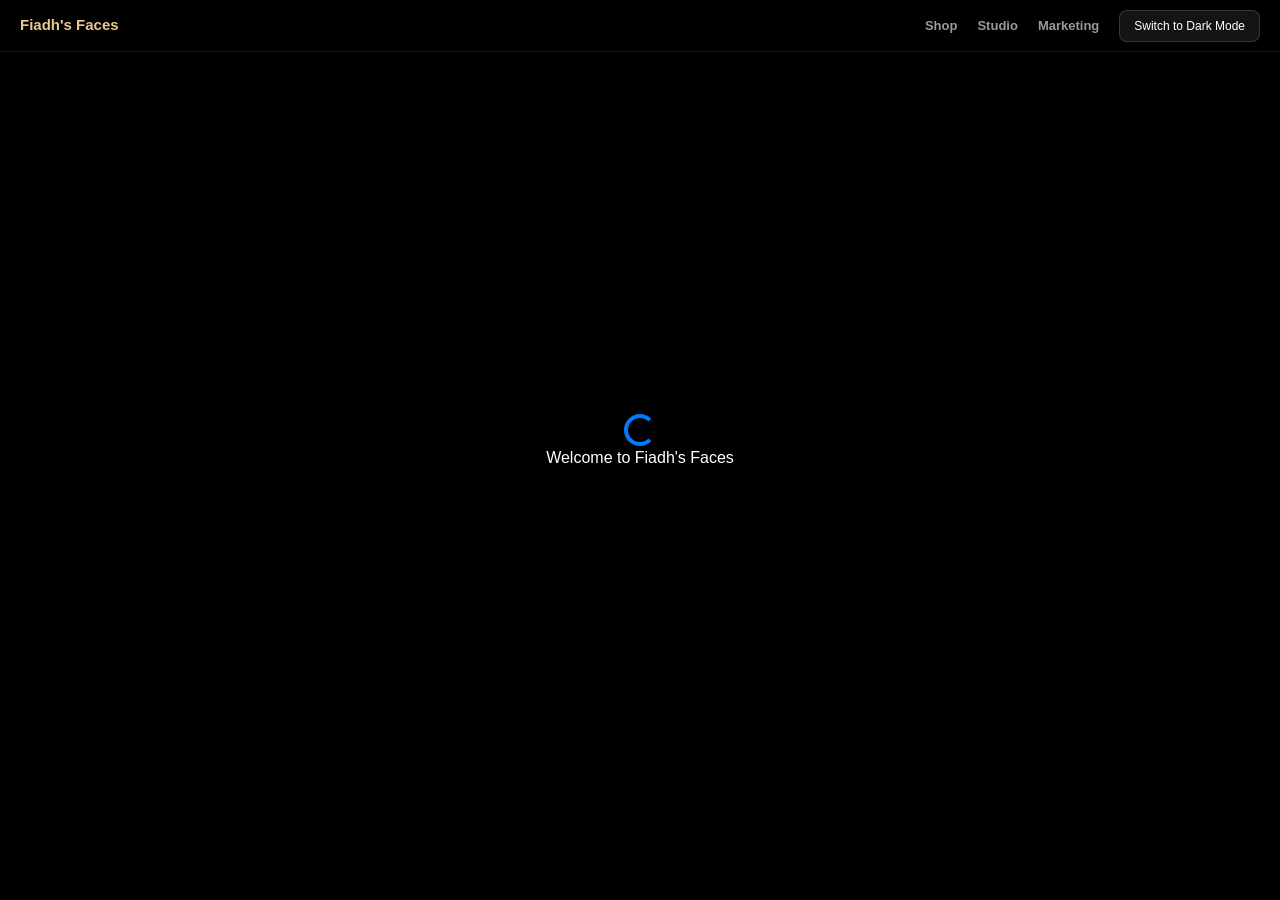
<file: index.html>
<!DOCTYPE html>
<html lang="en">
<head>
    <meta charset="UTF-8">
    <title>Fiadh's Faces</title>
    <meta name="viewport" content="width=device-width, initial-scale=1">

    <!-- Bootstrap CSS -->
    <link 
        rel="stylesheet" 
        href="https://stackpath.bootstrapcdn.com/bootstrap/4.5.2/css/bootstrap.min.css"
    >
    <!-- Custom CSS -->
    <link rel="stylesheet" href="css/fiastyles.css">
</head>
<body>

<!-- Loading Screen -->
<div id="loading-screen">
    <div class="spinner-border text-primary" role="status">
        <span class="sr-only">Loading...</span>
    </div>
    <p>Welcome to Fiadh's Faces</p>
</div>

<!-- Nav -->
<nav style="position:fixed;top:0;left:0;right:0;z-index:10001;display:flex;align-items:center;padding:0 20px;height:52px;background:rgba(0,0,0,0.75);backdrop-filter:blur(12px);border-bottom:1px solid rgba(255,255,255,0.08);gap:20px;">
  <span style="font-size:15px;font-weight:700;color:#e8c98e;margin-right:auto;">Fiadh's Faces</span>
  <a href="shop/" style="color:rgba(255,255,255,0.6);text-decoration:none;font-size:13px;font-weight:600;" onmouseover="this.style.color='#fff'" onmouseout="this.style.color='rgba(255,255,255,0.6)'">Shop</a>
  <a href="studio/" style="color:rgba(255,255,255,0.6);text-decoration:none;font-size:13px;font-weight:600;" onmouseover="this.style.color='#fff'" onmouseout="this.style.color='rgba(255,255,255,0.6)'">Studio</a>
  <a href="marketing/" style="color:rgba(255,255,255,0.6);text-decoration:none;font-size:13px;font-weight:600;" onmouseover="this.style.color='#fff'" onmouseout="this.style.color='rgba(255,255,255,0.6)'">Marketing</a>
  <button id="toggle-mode" class="btn" style="background:rgba(255,255,255,0.08);border:1px solid rgba(255,255,255,0.15);color:#fff;border-radius:8px;padding:6px 14px;font-size:12px;cursor:pointer;">Toggle mode</button>
</nav>

<!-- Image Gallery -->
<div id="gallery">
    <!-- Rows will be dynamically added here -->
</div>

<!-- Easter Egg (Hidden) -->
<div id="easter-egg" style="display: none;">
    <p>Fiadh was born on October 21st at 15:37, weighing 2.920kg.</p>
</div>

<!-- Bootstrap JS and dependencies -->
<script 
    src="https://code.jquery.com/jquery-3.5.1.min.js"
></script>
<script 
    src="https://cdn.jsdelivr.net/npm/popper.js@1.16.1/dist/umd/popper.min.js"
></script>
<script 
    src="https://stackpath.bootstrapcdn.com/bootstrap/4.5.2/js/bootstrap.min.js"
></script>
<!-- Custom JS -->
<script src="js/fiascripts.js"></script>
</body>
</html>
</file>
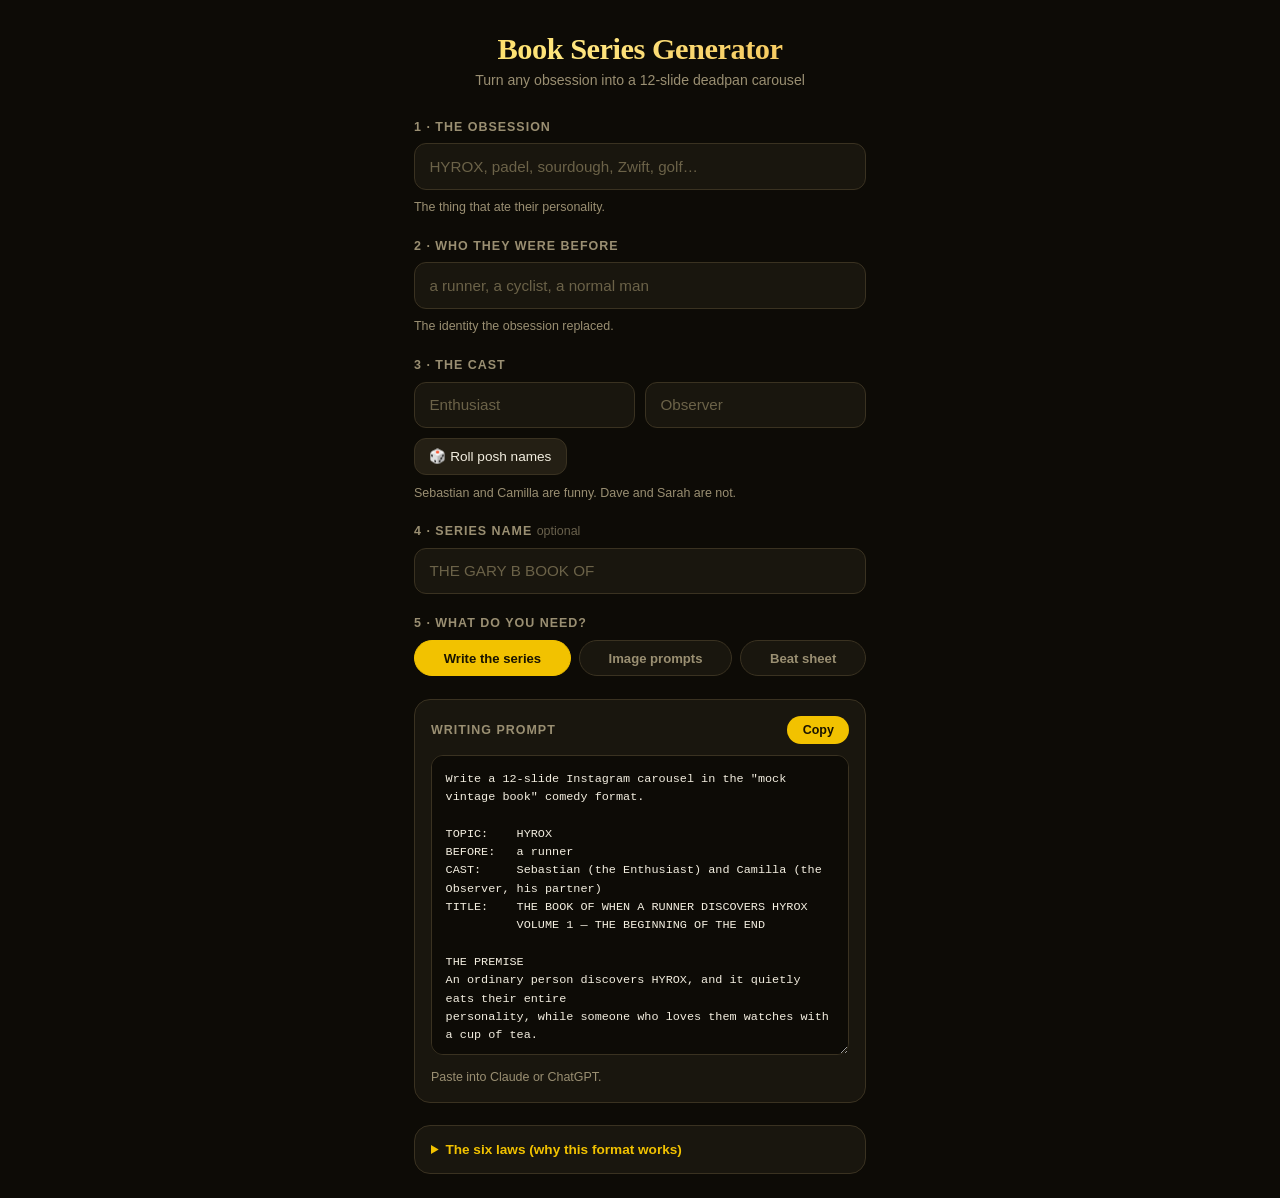
<file: bookgen/index.html>
<!DOCTYPE html>
<html lang="en">
<head>
  <meta charset="UTF-8">
  <meta name="viewport" content="width=device-width, initial-scale=1, viewport-fit=cover">
  <title>Book Series Generator</title>
  <link rel="stylesheet" href="style.css">
</head>
<body>

  <header>
    <h1>Book Series Generator</h1>
    <p>Turn any obsession into a 12-slide deadpan carousel</p>
  </header>

  <main>

    <section class="step">
      <label class="step-label">1 · The obsession</label>
      <input type="text" id="topic" class="field full" placeholder="HYROX, padel, sourdough, Zwift, golf…">
      <p class="hint">The thing that ate their personality.</p>
    </section>

    <section class="step">
      <label class="step-label">2 · Who they were before</label>
      <input type="text" id="before" class="field full" placeholder="a runner, a cyclist, a normal man">
      <p class="hint">The identity the obsession replaced.</p>
    </section>

    <section class="step">
      <label class="step-label">3 · The cast</label>
      <div class="fields">
        <input type="text" id="hero"  class="field half" placeholder="Enthusiast">
        <input type="text" id="foil"  class="field half" placeholder="Observer">
      </div>
      <button class="ghost" id="roll">🎲 Roll posh names</button>
      <p class="hint">Sebastian and Camilla are funny. Dave and Sarah are not.</p>
    </section>

    <section class="step">
      <label class="step-label">4 · Series name <span class="optional">optional</span></label>
      <input type="text" id="series" class="field full" placeholder="THE GARY B BOOK OF">
    </section>

    <section class="step">
      <label class="step-label">5 · What do you need?</label>
      <div class="vibes">
        <button class="vibe active" data-mode="write">Write the series</button>
        <button class="vibe"        data-mode="images">Image prompts</button>
        <button class="vibe"        data-mode="beats">Beat sheet</button>
      </div>
    </section>

    <section class="output">
      <div class="out-head">
        <span class="out-title" id="out-title">Your prompt</span>
        <button class="copy" id="copy">Copy</button>
      </div>
      <textarea id="out" readonly spellcheck="false"></textarea>
      <p class="hint" id="out-hint">Paste into Claude or ChatGPT.</p>
    </section>

    <details class="laws">
      <summary>The six laws (why this format works)</summary>
      <ol>
        <li><strong>Deadpan, present tense, third person.</strong> No exclamation marks. The narrator finds nothing unusual here.</li>
        <li><strong>Specific numbers beat vague ones.</strong> Six headbands, not several. Eleven minutes, not barely any. Nothing lands on ten.</li>
        <li><strong>The Observer never escalates.</strong> Her weapon is the mundane alternative — the thing he could do at home for free.</li>
        <li><strong>The jargon must be real.</strong> Insiders laugh because it's accurate, outsiders because it's gibberish. Same line, both audiences.</li>
        <li><strong>One sincere beat near the end.</strong> Chapter 9: "Camilla has never seen him so happy." This is why it's affectionate instead of cruel.</li>
        <li><strong>Escalate, never resolve.</strong> Nobody learns. It only gets worse. End on VOLUME 1.</li>
      </ol>
    </details>

  </main>

  <script src="app.js"></script>
</body>
</html>
</file>
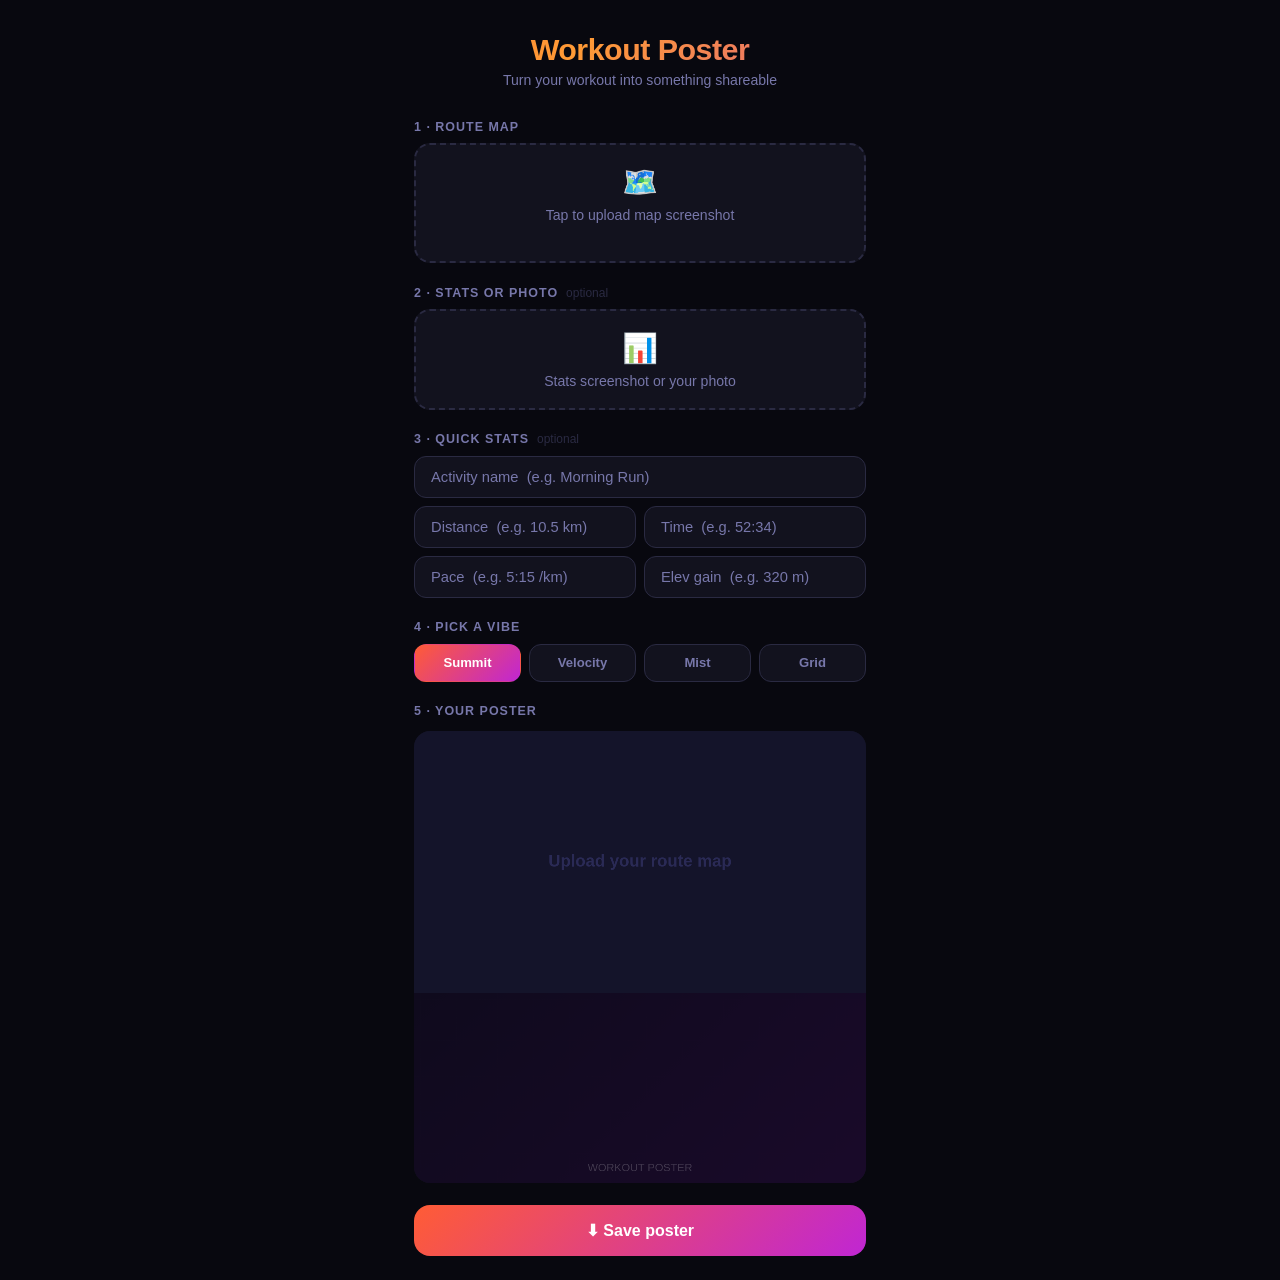
<file: poster/index.html>
<!DOCTYPE html>
<html lang="en">
<head>
  <meta charset="UTF-8">
  <meta name="viewport" content="width=device-width, initial-scale=1, viewport-fit=cover">
  <title>Workout Poster</title>
  <link rel="stylesheet" href="style.css">
</head>
<body>

  <header>
    <h1>Workout Poster</h1>
    <p>Turn your workout into something shareable</p>
  </header>

  <main>

    <section class="step">
      <label class="step-label">1 · Route map</label>
      <div class="upload-zone" id="map-zone">
        <input type="file" id="map-input" accept="image/*">
        <div class="zone-inner" id="map-inner">
          <span class="zone-icon">🗺️</span>
          <span class="zone-text">Tap to upload map screenshot</span>
        </div>
      </div>
    </section>

    <section class="step">
      <label class="step-label">2 · Stats or photo <span class="optional">optional</span></label>
      <div class="upload-zone secondary" id="photo-zone">
        <input type="file" id="photo-input" accept="image/*">
        <div class="zone-inner" id="photo-inner">
          <span class="zone-icon">📊</span>
          <span class="zone-text">Stats screenshot or your photo</span>
        </div>
      </div>
    </section>

    <section class="step">
      <label class="step-label">3 · Quick stats <span class="optional">optional</span></label>
      <div class="fields">
        <input type="text" id="caption"   placeholder="Activity name  (e.g. Morning Run)" class="field full">
        <input type="text" id="distance"  placeholder="Distance  (e.g. 10.5 km)"          class="field half">
        <input type="text" id="duration"  placeholder="Time  (e.g. 52:34)"                 class="field half">
        <input type="text" id="pace"      placeholder="Pace  (e.g. 5:15 /km)"              class="field half">
        <input type="text" id="elevation" placeholder="Elev gain  (e.g. 320 m)"            class="field half">
      </div>
    </section>

    <section class="step">
      <label class="step-label">4 · Pick a vibe</label>
      <div class="vibes">
        <button class="vibe active" data-t="summit">Summit</button>
        <button class="vibe"        data-t="velocity">Velocity</button>
        <button class="vibe"        data-t="mist">Mist</button>
        <button class="vibe"        data-t="grid">Grid</button>
      </div>
    </section>

    <section class="step preview-step">
      <label class="step-label">5 · Your poster</label>
      <div class="canvas-wrap">
        <canvas id="canvas"></canvas>
      </div>
    </section>

    <button id="download-btn" class="download-btn">
      <span>⬇ Save poster</span>
    </button>

  </main>

  <script src="app.js"></script>
</body>
</html>
</file>
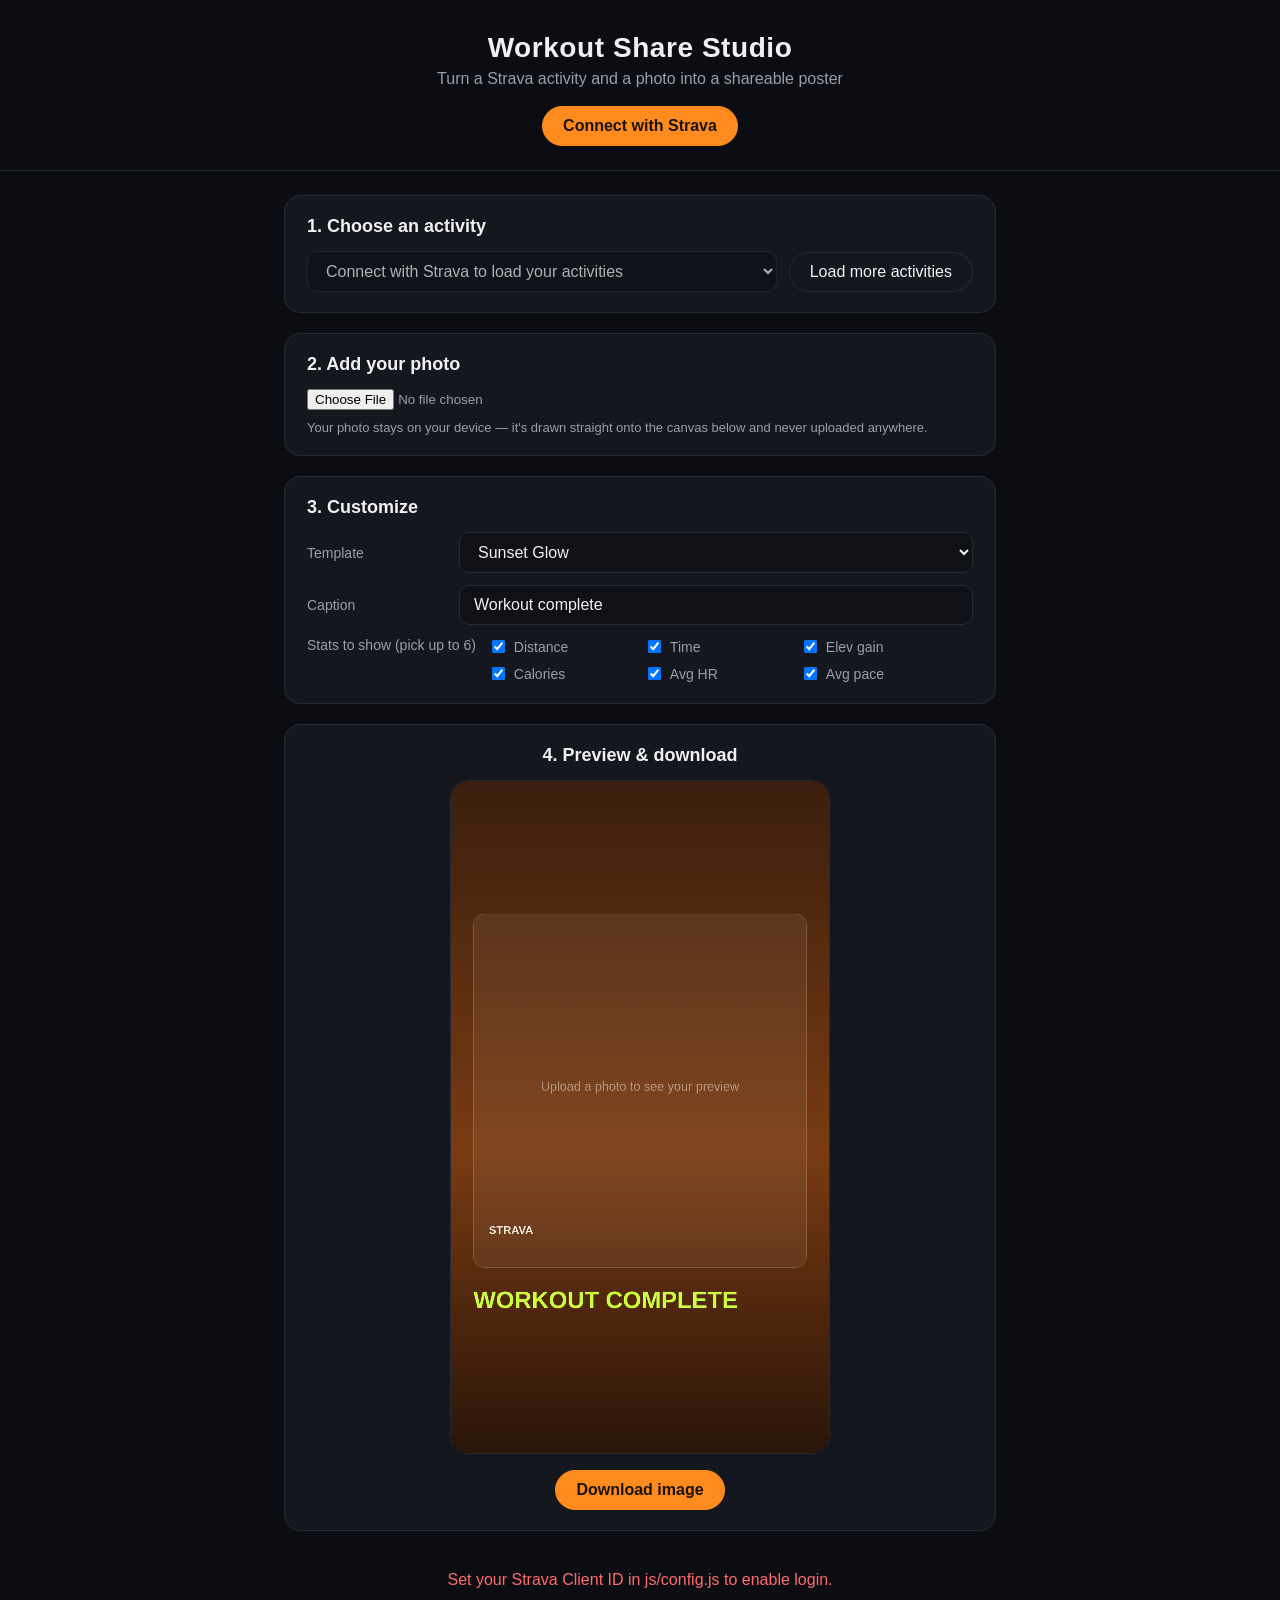
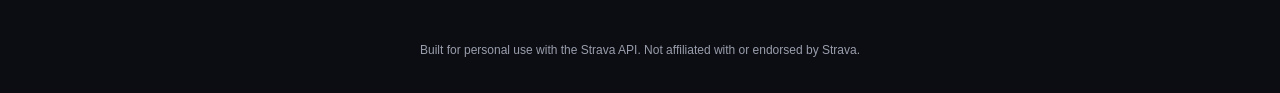
<file: strava-share/index.html>
<!DOCTYPE html>
<html lang="en">
<head>
    <meta charset="UTF-8">
    <title>Workout Share Studio</title>
    <meta name="viewport" content="width=device-width, initial-scale=1">
    <link rel="stylesheet" href="css/style.css">
</head>
<body>

<header class="topbar">
    <h1>Workout Share Studio</h1>
    <p class="tagline">Turn a Strava activity and a photo into a shareable poster</p>
    <div id="auth-area">
        <button id="connect-btn" class="btn btn-primary">Connect with Strava</button>
        <div id="athlete-info" class="athlete-info hidden">
            <img id="athlete-avatar" alt="">
            <span id="athlete-name"></span>
            <button id="logout-btn" class="btn btn-link">Disconnect</button>
        </div>
    </div>
</header>

<main id="app">
    <section class="card">
        <h2>1. Choose an activity</h2>
        <div class="field-row">
            <select id="activity-select" disabled>
                <option>Connect with Strava to load your activities</option>
            </select>
            <button id="load-more-btn" class="btn" disabled>Load more activities</button>
        </div>
    </section>

    <section class="card">
        <h2>2. Add your photo</h2>
        <input type="file" id="photo-input" accept="image/*">
        <p class="hint">Your photo stays on your device — it's drawn straight onto the canvas below and never uploaded anywhere.</p>
    </section>

    <section class="card">
        <h2>3. Customize</h2>
        <div class="field-row">
            <label for="template-select">Template</label>
            <select id="template-select"></select>
        </div>
        <div class="field-row">
            <label for="caption-input">Caption</label>
            <input type="text" id="caption-input" maxlength="60" value="Workout complete">
        </div>
        <div class="field-row stat-field">
            <label>Stats to show (pick up to 6)</label>
            <div id="stat-toggles" class="stat-toggles"></div>
        </div>
    </section>

    <section class="card preview-card">
        <h2>4. Preview &amp; download</h2>
        <div class="canvas-wrap">
            <canvas id="preview-canvas" width="1080" height="1920"></canvas>
        </div>
        <button id="download-btn" class="btn btn-primary">Download image</button>
    </section>
</main>

<p id="status-msg" class="status-msg" role="status"></p>

<footer class="page-footer">
    <p>Built for personal use with the Strava API. Not affiliated with or endorsed by Strava.</p>
</footer>

<script src="js/config.js"></script>
<script src="js/polyline.js"></script>
<script src="js/strava.js"></script>
<script src="js/render.js"></script>
<script src="js/app.js"></script>
</body>
</html>
</file>
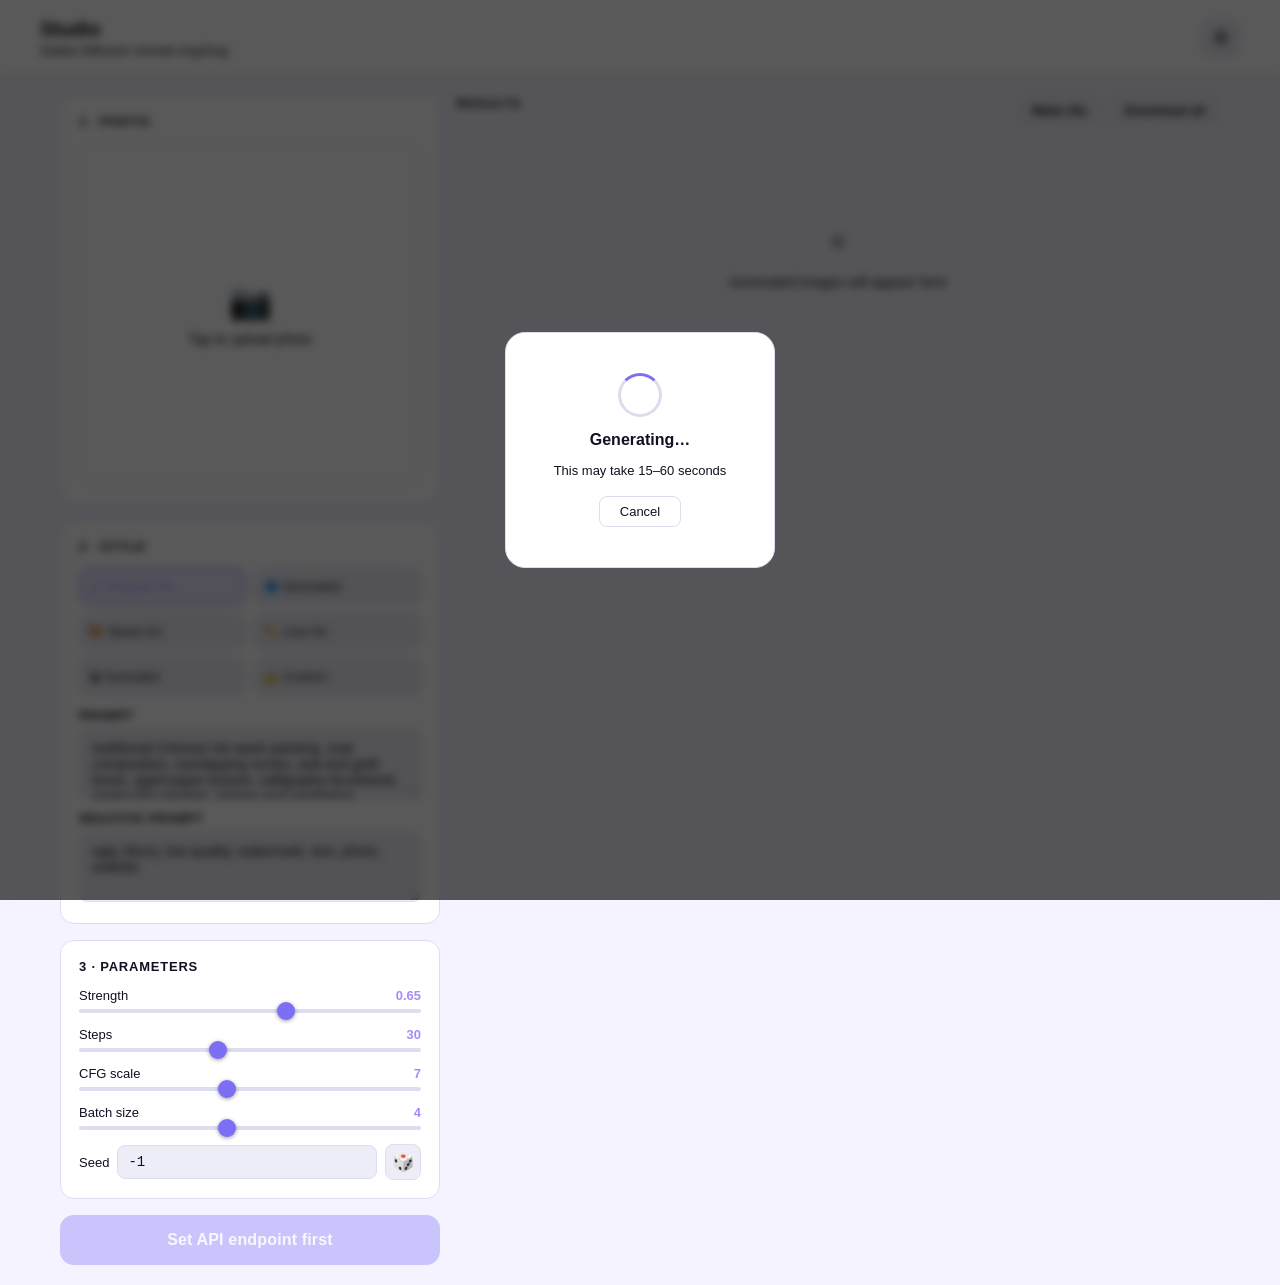
<file: studio/index.html>
<!DOCTYPE html>
<html lang="en">
<head>
  <meta charset="UTF-8">
  <meta name="viewport" content="width=device-width, initial-scale=1, viewport-fit=cover">
  <title>Studio · SD Remote</title>
  <link rel="stylesheet" href="style.css">
</head>
<body>

  <header>
    <div class="header-inner">
      <div>
        <h1>Studio</h1>
        <p>Stable Diffusion remote img2img</p>
      </div>
      <button class="config-btn" id="config-toggle" title="API settings">⚙</button>
    </div>
  </header>

  <!-- API config panel -->
  <div class="config-panel" id="config-panel" hidden>
    <div class="config-inner">
      <label class="field-label">AUTOMATIC1111 endpoint</label>
      <div class="endpoint-row">
        <input type="text" id="api-url" placeholder="http://192.168.1.x:7860" class="field">
        <button class="test-btn" id="test-btn">Test</button>
      </div>
      <p class="config-hint">
        Start A1111 with <code>--api --listen</code> flags.<br>
        For remote access tunnel via <code>ngrok http 7860</code> and paste the https URL.
      </p>
      <div id="api-status" class="api-status"></div>
    </div>
  </div>

  <main>

    <!-- ── Left column: inputs ── -->
    <div class="col col-left">

      <section class="card">
        <h2 class="card-title">1 · Photo</h2>
        <div class="upload-zone" id="upload-zone">
          <input type="file" id="photo-input" accept="image/*">
          <div class="zone-inner" id="zone-inner">
            <span class="zone-icon">📷</span>
            <span class="zone-text">Tap to upload photo</span>
          </div>
        </div>
      </section>

      <section class="card">
        <h2 class="card-title">2 · Style</h2>
        <div class="style-grid" id="style-grid">
          <button class="style-btn active" data-style="ink">🖌 Chinese Ink</button>
          <button class="style-btn" data-style="geometric">🔷 Geometric</button>
          <button class="style-btn" data-style="street">🎨 Street Art</button>
          <button class="style-btn" data-style="lineart">✏️ Line Art</button>
          <button class="style-btn" data-style="surreal">🌤 Surrealist</button>
          <button class="style-btn" data-style="custom">✍️ Custom</button>
        </div>

        <div class="prompt-block" id="prompt-block">
          <label class="field-label">Prompt</label>
          <textarea id="prompt" class="field prompt-field" rows="3"></textarea>
          <label class="field-label neg">Negative prompt</label>
          <textarea id="negative-prompt" class="field prompt-field" rows="2">ugly, blurry, low quality, watermark, text</textarea>
        </div>
      </section>

      <section class="card">
        <h2 class="card-title">3 · Parameters</h2>
        <div class="params">
          <div class="param-row">
            <label class="param-label">Strength <span class="param-val" id="strength-val">0.65</span></label>
            <input type="range" id="strength" min="0.1" max="1.0" step="0.05" value="0.65" class="slider">
          </div>
          <div class="param-row">
            <label class="param-label">Steps <span class="param-val" id="steps-val">30</span></label>
            <input type="range" id="steps" min="10" max="60" step="1" value="30" class="slider">
          </div>
          <div class="param-row">
            <label class="param-label">CFG scale <span class="param-val" id="cfg-val">7</span></label>
            <input type="range" id="cfg" min="1" max="15" step="0.5" value="7" class="slider">
          </div>
          <div class="param-row">
            <label class="param-label">Batch size <span class="param-val" id="batch-val">4</span></label>
            <input type="range" id="batch" min="1" max="8" step="1" value="4" class="slider">
          </div>
          <div class="seed-row">
            <label class="param-label">Seed</label>
            <input type="number" id="seed" value="-1" class="field seed-field" placeholder="-1 = random">
            <button class="dice-btn" id="dice-btn" title="Random seed">🎲</button>
          </div>
        </div>
      </section>

      <button class="generate-btn" id="generate-btn" disabled>
        <span id="gen-label">Generate</span>
      </button>

    </div>

    <!-- ── Right column: results ── -->
    <div class="col col-right">
      <div class="results-header">
        <h2 class="card-title">Results</h2>
        <div class="results-actions" id="results-actions" hidden>
          <button class="action-btn" id="tile-btn">Make tile</button>
          <button class="action-btn" id="dl-all-btn">Download all</button>
        </div>
      </div>

      <div class="results-grid" id="results-grid">
        <div class="empty-state">
          <span class="empty-icon">✦</span>
          <span>Generated images will appear here</span>
        </div>
      </div>

      <!-- tile output -->
      <div class="tile-output" id="tile-output" hidden>
        <h3 class="tile-title">Tiled output</h3>
        <canvas id="tile-canvas"></canvas>
        <button class="action-btn dl-tile" id="dl-tile-btn">Download tile</button>
      </div>
    </div>

  </main>

  <!-- progress overlay -->
  <div class="progress-overlay" id="progress-overlay" hidden>
    <div class="progress-box">
      <div class="spinner"></div>
      <p id="progress-label">Generating…</p>
      <p class="progress-sub" id="progress-sub">This may take 15–60 seconds</p>
      <button class="cancel-btn" id="cancel-btn">Cancel</button>
    </div>
  </div>

  <script src="app.js"></script>
</body>
</html>
</file>
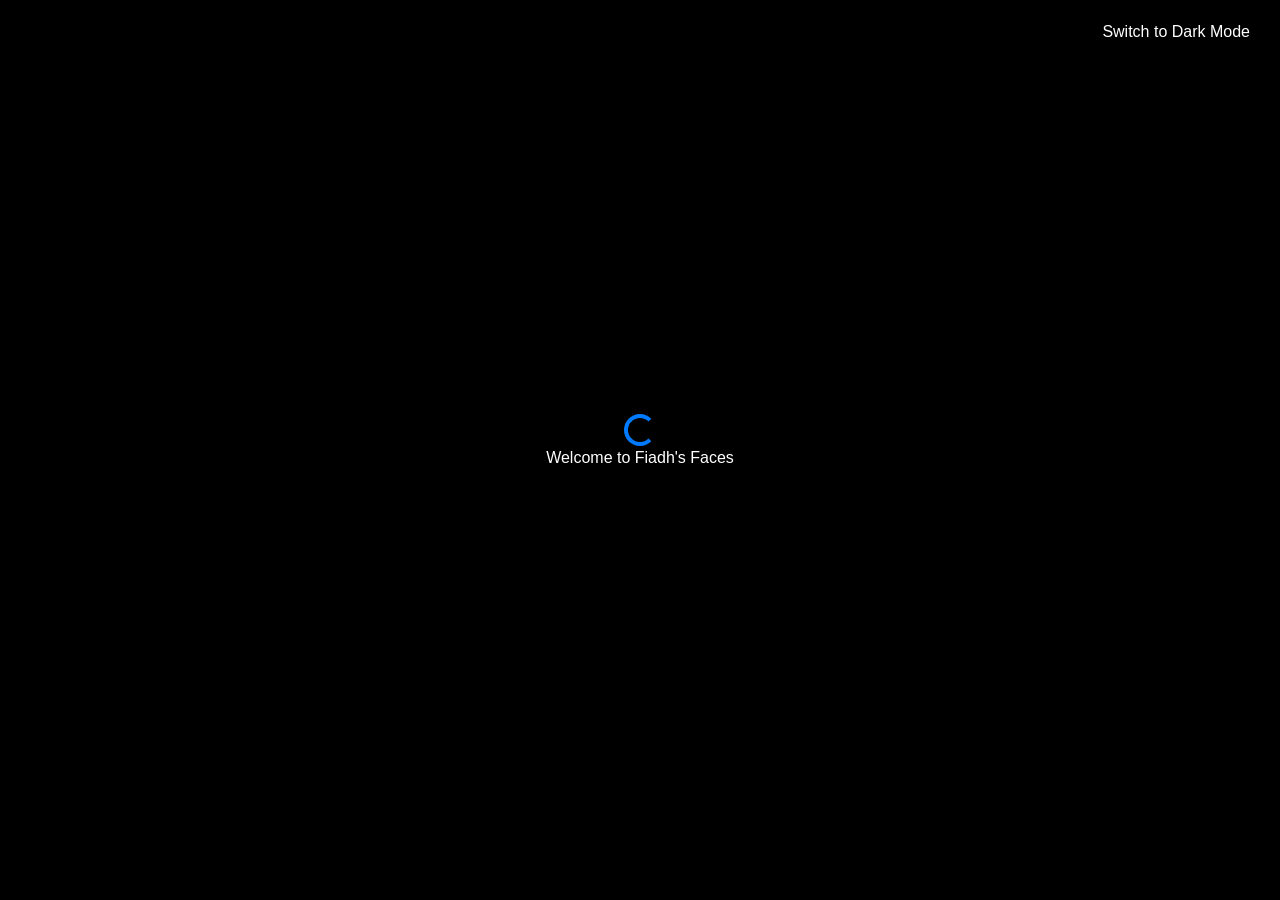
<file: findex.html>
<!DOCTYPE html>
<html lang="en">
<head>
    <meta charset="UTF-8">
    <title>Fiadh's Faces</title>
    <meta name="viewport" content="width=device-width, initial-scale=1">

    <!-- Bootstrap CSS -->
    <link 
        rel="stylesheet" 
        href="https://stackpath.bootstrapcdn.com/bootstrap/4.5.2/css/bootstrap.min.css"
    >
    <!-- Custom CSS -->
    <link rel="stylesheet" href="css/fiastyles.css">
</head>
<body>

<!-- Loading Screen -->
<div id="loading-screen">
    <div class="spinner-border text-primary" role="status">
        <span class="sr-only">Loading...</span>
    </div>
    <p>Welcome to Fiadh's Faces</p>
</div>

<!-- Light/Dark Mode Toggle -->
<div class="mode-toggle">
    <button id="toggle-mode" class="btn">Toggle Light/Dark Mode</button>
</div>

<!-- Image Gallery -->
<div id="gallery">
    <!-- Rows will be dynamically added here -->
</div>

<!-- Easter Egg (Hidden) -->
<div id="easter-egg" style="display: none;">
    <p>Fiadh was born on October 21st at 15:37, weighing 2.920kg.</p>
</div>

<!-- Bootstrap JS and dependencies -->
<script 
    src="https://code.jquery.com/jquery-3.5.1.min.js"
></script>
<script 
    src="https://cdn.jsdelivr.net/npm/popper.js@1.16.1/dist/umd/popper.min.js"
></script>
<script 
    src="https://stackpath.bootstrapcdn.com/bootstrap/4.5.2/js/bootstrap.min.js"
></script>
<!-- Custom JS -->
<script src="js/fiascripts.js"></script>
</body>
</html>
</file>
<file: css/fiastyles.css>
/* Custom CSS */

body {
    margin: 0;
    padding: 0;
    background-color: var(--bg-color);
    color: var(--text-color);
    overflow: hidden; /* Prevent vertical scroll */
}

:root {
    --bg-color: #000000; /* Set default background color to black */
    --text-color: #ffffff; /* Set default text color to white */
}

.dark-mode {
    --bg-color: #000000;
    --text-color: #ffffff;
}

#loading-screen {
    position: fixed;
    top: 0;
    left: 0;
    right: 0;
    bottom: 0;
    background-color: var(--bg-color);
    display: flex;
    justify-content: center;
    align-items: center;
    flex-direction: column;
    z-index: 9999;
    color: var(--text-color);
}

.mode-toggle {
    position: fixed;
    top: 10px;
    right: 10px;
    z-index: 10000;
}

#toggle-mode {
    background-color: var(--toggle-bg-color, #000);
    color: var(--toggle-text-color, #fff);
    border: none;
    padding: 10px 20px;
    cursor: pointer;
    border-radius: 5px;
}

/* Gallery Styles */
#gallery {
    position: absolute;
    top: 0;
    left: 0;
    right: 0;
    bottom: 0;
}

.row {
    position: relative;
    width: 100%;
    height: 16.6667%; /* Adjusted dynamically for 6 rows */
    overflow: hidden;
}

.image-row {
    display: flex;
    position: absolute;
    height: 100%;
    /* Animation properties will be set via JavaScript */
}

.image-row img {
    height: 100%;
    width: auto;
    flex-shrink: 0;
    cursor: pointer;
    margin: 0; /* Remove any default margins */
    padding: 0;
}

/* Animations */
@keyframes scroll-left {
    from {
        transform: translateX(0);
    }
    to {
        transform: translateX(-100%);
    }
}

@keyframes scroll-right {
    from {
        transform: translateX(0);
    }
    to {
        transform: translateX(100%);
    }
}
</file>
<file: bookgen/style.css>
:root {
  --bg:       #0d0b06;
  --surface:  #19160e;
  --surface2: #241f14;
  --border:   #3a3221;
  --accent:   #f2c200;
  --accent2:  #e08c1a;
  --text:     #f3eee0;
  --dim:      #9a8f72;
  --r:        16px;
  --gap:      14px;
}

*, *::before, *::after { box-sizing: border-box; margin: 0; padding: 0; }

body {
  background: var(--bg);
  color: var(--text);
  font-family: -apple-system, BlinkMacSystemFont, 'Segoe UI', Helvetica, sans-serif;
  min-height: 100dvh;
  padding-bottom: calc(env(safe-area-inset-bottom) + 24px);
}

header {
  text-align: center;
  padding: 2rem 1.5rem 0.5rem;
}
header h1 {
  font-family: Georgia, 'Times New Roman', serif;
  font-size: 1.9rem;
  font-weight: 700;
  letter-spacing: -0.5px;
  background: linear-gradient(130deg, #f2c200 0%, #ffe680 45%, #e08c1a 100%);
  -webkit-background-clip: text;
  -webkit-text-fill-color: transparent;
  background-clip: text;
}
header p {
  color: var(--dim);
  font-size: 0.88rem;
  margin-top: 0.3rem;
}

main {
  max-width: 480px;
  margin: 0 auto;
  padding: 1.5rem var(--gap) 0;
  display: flex;
  flex-direction: column;
  gap: 1.4rem;
}

.step-label {
  display: block;
  font-size: 0.78rem;
  font-weight: 700;
  letter-spacing: 0.08em;
  text-transform: uppercase;
  color: var(--dim);
  margin-bottom: 0.6rem;
}
.optional {
  font-weight: 500;
  text-transform: none;
  letter-spacing: 0;
  opacity: 0.65;
}

.hint {
  color: var(--dim);
  font-size: 0.78rem;
  line-height: 1.45;
  margin-top: 0.55rem;
}

.fields { display: flex; flex-wrap: wrap; gap: 10px; }

.field {
  background: var(--surface);
  border: 1px solid var(--border);
  border-radius: 12px;
  color: var(--text);
  font-size: 0.95rem;
  padding: 0.85rem 0.9rem;
}
.field:focus {
  outline: none;
  border-color: var(--accent);
}
.field::placeholder { color: #6b6248; }
.field.full { width: 100%; }
.field.half { flex: 1 1 140px; min-width: 0; }

.ghost {
  margin-top: 10px;
  background: var(--surface2);
  border: 1px solid var(--border);
  border-radius: 12px;
  color: var(--text);
  font-size: 0.85rem;
  padding: 0.6rem 0.9rem;
  cursor: pointer;
}
.ghost:active { background: var(--border); }

.vibes { display: flex; flex-wrap: wrap; gap: 8px; }
.vibe {
  flex: 1 1 auto;
  background: var(--surface);
  border: 1px solid var(--border);
  border-radius: 999px;
  color: var(--dim);
  font-size: 0.82rem;
  font-weight: 600;
  padding: 0.6rem 0.95rem;
  cursor: pointer;
  white-space: nowrap;
}
.vibe.active {
  background: var(--accent);
  border-color: var(--accent);
  color: #1a1400;
}

.output {
  background: var(--surface);
  border: 1px solid var(--border);
  border-radius: var(--r);
  padding: 1rem;
}
.out-head {
  display: flex;
  align-items: center;
  justify-content: space-between;
  margin-bottom: 0.7rem;
}
.out-title {
  font-size: 0.78rem;
  font-weight: 700;
  letter-spacing: 0.08em;
  text-transform: uppercase;
  color: var(--dim);
}
.copy {
  background: var(--accent);
  border: none;
  border-radius: 999px;
  color: #1a1400;
  font-size: 0.78rem;
  font-weight: 700;
  padding: 0.45rem 0.95rem;
  cursor: pointer;
}
.copy.done { background: #6ddc7a; }

#out {
  width: 100%;
  min-height: 300px;
  resize: vertical;
  background: var(--bg);
  border: 1px solid var(--border);
  border-radius: 12px;
  color: var(--text);
  font-family: ui-monospace, SFMono-Regular, Menlo, Consolas, monospace;
  font-size: 0.74rem;
  line-height: 1.55;
  padding: 0.85rem;
}
#out:focus { outline: none; border-color: var(--accent); }

.laws {
  background: var(--surface);
  border: 1px solid var(--border);
  border-radius: var(--r);
  padding: 1rem;
}
.laws summary {
  cursor: pointer;
  font-size: 0.85rem;
  font-weight: 700;
  color: var(--accent);
}
.laws ol {
  margin: 0.9rem 0 0 1.1rem;
  display: flex;
  flex-direction: column;
  gap: 0.6rem;
}
.laws li {
  font-size: 0.82rem;
  line-height: 1.5;
  color: var(--dim);
}
.laws strong { color: var(--text); }
</file>
<file: poster/style.css>
:root {
  --bg:       #08080f;
  --surface:  #12121e;
  --surface2: #1c1c2e;
  --border:   #2a2a42;
  --accent:   #ff5c35;
  --accent2:  #7c3aed;
  --text:     #eeeef5;
  --dim:      #7777aa;
  --r:        16px;
  --gap:      14px;
}

*, *::before, *::after { box-sizing: border-box; margin: 0; padding: 0; }

body {
  background: var(--bg);
  color: var(--text);
  font-family: -apple-system, BlinkMacSystemFont, 'Segoe UI', Helvetica, sans-serif;
  min-height: 100dvh;
  padding-bottom: calc(env(safe-area-inset-bottom) + 24px);
}

header {
  text-align: center;
  padding: 2rem 1.5rem 0.5rem;
}
header h1 {
  font-size: 1.9rem;
  font-weight: 900;
  letter-spacing: -0.5px;
  background: linear-gradient(130deg, #ff5c35 0%, #ff9a35 45%, #c026d3 100%);
  -webkit-background-clip: text;
  -webkit-text-fill-color: transparent;
  background-clip: text;
}
header p {
  color: var(--dim);
  font-size: 0.88rem;
  margin-top: 0.3rem;
}

main {
  max-width: 480px;
  margin: 0 auto;
  padding: 1.5rem var(--gap) 0;
  display: flex;
  flex-direction: column;
  gap: 1.4rem;
}

/* Steps */
.step { display: flex; flex-direction: column; gap: 0.6rem; }
.step-label {
  font-size: 0.78rem;
  font-weight: 700;
  text-transform: uppercase;
  letter-spacing: 1px;
  color: var(--dim);
  display: flex;
  align-items: center;
  gap: 0.5rem;
}
.optional {
  font-weight: 400;
  text-transform: none;
  letter-spacing: 0;
  font-size: 0.75rem;
  color: var(--border);
}

/* Upload zones */
.upload-zone {
  position: relative;
  border: 2px dashed var(--border);
  border-radius: var(--r);
  overflow: hidden;
  cursor: pointer;
  transition: border-color 0.2s;
  background: var(--surface);
  min-height: 120px;
}
.upload-zone:hover { border-color: var(--accent); }
.upload-zone.has-image { border-style: solid; border-color: var(--border); }
.upload-zone.secondary { min-height: 90px; }

.upload-zone input[type=file] {
  position: absolute; inset: 0; opacity: 0; cursor: pointer; z-index: 2;
}
.zone-inner {
  display: flex;
  flex-direction: column;
  align-items: center;
  justify-content: center;
  gap: 8px;
  padding: 1.2rem;
  height: 100%;
  pointer-events: none;
}
.zone-icon { font-size: 1.8rem; }
.zone-text { font-size: 0.88rem; color: var(--dim); text-align: center; }

.zone-preview {
  width: 100%;
  height: 100%;
  object-fit: cover;
  display: block;
  position: absolute;
  inset: 0;
}
.zone-overlay {
  position: absolute;
  inset: 0;
  background: rgba(0,0,0,0.45);
  display: flex;
  align-items: center;
  justify-content: center;
  font-size: 0.82rem;
  color: rgba(255,255,255,0.7);
  pointer-events: none;
}

/* Fields */
.fields {
  display: flex;
  flex-wrap: wrap;
  gap: 8px;
}
.field {
  background: var(--surface);
  border: 1.5px solid var(--border);
  border-radius: 12px;
  color: var(--text);
  font-size: 0.92rem;
  padding: 0.75rem 1rem;
  outline: none;
  transition: border-color 0.2s;
  -webkit-appearance: none;
}
.field::placeholder { color: var(--dim); }
.field:focus { border-color: var(--accent2); }
.field.full  { flex: 1 0 100%; }
.field.half  { flex: 1 1 calc(50% - 4px); min-width: 130px; }

/* Vibe buttons */
.vibes {
  display: grid;
  grid-template-columns: repeat(4, 1fr);
  gap: 8px;
}
.vibe {
  background: var(--surface);
  border: 1.5px solid var(--border);
  border-radius: 12px;
  color: var(--dim);
  font-size: 0.82rem;
  font-weight: 600;
  padding: 0.65rem 0.4rem;
  cursor: pointer;
  transition: all 0.15s;
  -webkit-tap-highlight-color: transparent;
}
.vibe.active {
  background: linear-gradient(135deg, #ff5c35, #c026d3);
  border-color: transparent;
  color: #fff;
}

/* Canvas */
.preview-step { gap: 0.8rem; }
.canvas-wrap {
  width: 100%;
  aspect-ratio: 1;
  border-radius: var(--r);
  overflow: hidden;
  background: var(--surface);
}
.canvas-wrap canvas {
  width: 100%;
  height: 100%;
  display: block;
}

/* Download */
.download-btn {
  width: 100%;
  max-width: 480px;
  margin: 0 auto;
  display: flex;
  align-items: center;
  justify-content: center;
  gap: 8px;
  padding: 1rem;
  background: linear-gradient(135deg, #ff5c35, #c026d3);
  border: none;
  border-radius: var(--r);
  color: #fff;
  font-size: 1.05rem;
  font-weight: 700;
  cursor: pointer;
  -webkit-tap-highlight-color: transparent;
  transition: opacity 0.15s;
}
.download-btn:active { opacity: 0.85; }
.download-btn span { font-size: 1rem; }
</file>
<file: strava-share/css/style.css>
:root {
    --bg: #0c0d12;
    --card-bg: #15171f;
    --border: #262936;
    --text: #f1f1f4;
    --muted: #9a9eac;
    --accent: #ff8a1e;
    --accent-2: #caff3f;
}

* {
    box-sizing: border-box;
}

body {
    margin: 0;
    font-family: -apple-system, BlinkMacSystemFont, "Segoe UI", Roboto, Helvetica, Arial, sans-serif;
    background: var(--bg);
    color: var(--text);
}

.topbar {
    padding: 32px 24px 24px;
    text-align: center;
    border-bottom: 1px solid var(--border);
}

.topbar h1 {
    margin: 0 0 6px;
    font-size: 28px;
    letter-spacing: 0.02em;
}

.tagline {
    margin: 0 0 18px;
    color: var(--muted);
}

#auth-area {
    display: flex;
    justify-content: center;
}

.athlete-info {
    display: flex;
    align-items: center;
    gap: 10px;
}

.athlete-info img {
    width: 36px;
    height: 36px;
    border-radius: 50%;
    object-fit: cover;
    border: 1px solid var(--border);
}

.btn {
    font: inherit;
    padding: 10px 20px;
    border-radius: 999px;
    border: 1px solid var(--border);
    background: transparent;
    color: var(--text);
    cursor: pointer;
    transition: border-color 0.15s ease, background 0.15s ease;
}

.btn:hover {
    border-color: var(--accent);
}

.btn-primary {
    background: var(--accent);
    border-color: var(--accent);
    color: #1a1300;
    font-weight: 700;
}

.btn-primary:hover {
    background: #ffa64d;
}

.btn-link {
    border: none;
    color: var(--muted);
    text-decoration: underline;
    padding: 4px 8px;
}

main#app {
    max-width: 760px;
    margin: 0 auto;
    padding: 24px;
    display: flex;
    flex-direction: column;
    gap: 20px;
}

.card {
    background: var(--card-bg);
    border: 1px solid var(--border);
    border-radius: 16px;
    padding: 20px 22px;
}

.card h2 {
    margin: 0 0 14px;
    font-size: 18px;
}

.field-row {
    display: flex;
    flex-wrap: wrap;
    align-items: center;
    gap: 12px;
    margin-bottom: 12px;
}

.field-row:last-child {
    margin-bottom: 0;
}

.field-row label {
    min-width: 140px;
    color: var(--muted);
    font-size: 14px;
}

select, input[type="text"] {
    font: inherit;
    padding: 10px 14px;
    border-radius: 10px;
    border: 1px solid var(--border);
    background: #0f1117;
    color: var(--text);
    flex: 1;
    min-width: 200px;
}

input[type="file"] {
    color: var(--muted);
}

.hint {
    color: var(--muted);
    font-size: 13px;
    margin: 10px 0 0;
}

.stat-field {
    align-items: flex-start;
}

.stat-toggles {
    display: flex;
    flex-wrap: wrap;
    gap: 8px 16px;
    flex: 1;
}

.stat-toggle {
    display: flex;
    align-items: center;
    gap: 6px;
    font-size: 14px;
    color: var(--text);
    cursor: pointer;
}

.preview-card {
    text-align: center;
}

.canvas-wrap {
    display: flex;
    justify-content: center;
    margin-bottom: 16px;
}

#preview-canvas {
    width: 100%;
    max-width: 380px;
    height: auto;
    border-radius: 18px;
    border: 1px solid var(--border);
    background: #000;
}

.status-msg {
    text-align: center;
    min-height: 20px;
    color: var(--muted);
    padding: 0 24px;
}

.status-msg.error {
    color: #ff6b6b;
}

.page-footer {
    text-align: center;
    color: var(--muted);
    font-size: 12px;
    padding: 24px;
}

.hidden {
    display: none !important;
}
</file>
<file: studio/style.css>
/* ── Reset & tokens ─────────────────────────────────────────────────────────── */
*, *::before, *::after { box-sizing: border-box; margin: 0; padding: 0; }

:root {
  --bg:        #0e0e12;
  --surface:   #17171d;
  --surface2:  #1f1f27;
  --border:    #2a2a36;
  --accent:    #7c6ef5;
  --accent2:   #a78bfa;
  --text:      #e8e8f0;
  --muted:     #7a7a90;
  --success:   #34d399;
  --error:     #f87171;
  --radius:    14px;
  --gap:       16px;
}

@media (prefers-color-scheme: light) {
  :root {
    --bg:       #f4f3ff;
    --surface:  #ffffff;
    --surface2: #ededf8;
    --border:   #ddddf0;
    --text:     #111122;
    --muted:    #6666880;
  }
}

body {
  font-family: -apple-system, BlinkMacSystemFont, 'Segoe UI', sans-serif;
  background: var(--bg);
  color: var(--text);
  min-height: 100vh;
  font-size: 15px;
}

/* ── Header ────────────────────────────────────────────────────────────────── */
header {
  padding: 18px 20px 16px;
  border-bottom: 1px solid var(--border);
  background: var(--surface);
  position: sticky;
  top: 0;
  z-index: 100;
}

.header-inner {
  display: flex;
  align-items: center;
  justify-content: space-between;
  max-width: 1200px;
  margin: 0 auto;
}

h1 { font-size: 20px; font-weight: 700; letter-spacing: -0.3px; }
header p { font-size: 13px; color: var(--muted); margin-top: 2px; }

.config-btn {
  background: var(--surface2);
  border: 1px solid var(--border);
  color: var(--text);
  width: 38px; height: 38px;
  border-radius: 10px;
  cursor: pointer;
  font-size: 18px;
  display: flex; align-items: center; justify-content: center;
  transition: background 0.15s;
}
.config-btn:hover { background: var(--border); }

/* ── Config panel ──────────────────────────────────────────────────────────── */
.config-panel {
  background: var(--surface2);
  border-bottom: 1px solid var(--border);
}
.config-inner {
  max-width: 600px;
  margin: 0 auto;
  padding: 18px 20px;
}
.endpoint-row { display: flex; gap: 8px; margin-top: 6px; }
.endpoint-row .field { flex: 1; }
.test-btn {
  padding: 0 18px;
  background: var(--accent);
  color: #fff;
  border: none;
  border-radius: 10px;
  cursor: pointer;
  font-weight: 600;
  font-size: 14px;
  white-space: nowrap;
}
.test-btn:hover { opacity: 0.88; }
.config-hint {
  font-size: 12px;
  color: var(--muted);
  margin-top: 10px;
  line-height: 1.6;
}
.config-hint code {
  background: var(--surface);
  padding: 1px 5px;
  border-radius: 4px;
  font-size: 11px;
  font-family: 'SF Mono', 'Fira Code', monospace;
}
.api-status {
  margin-top: 8px;
  font-size: 13px;
  min-height: 20px;
}
.api-status.ok { color: var(--success); }
.api-status.err { color: var(--error); }

/* ── Main layout ───────────────────────────────────────────────────────────── */
main {
  display: flex;
  gap: var(--gap);
  max-width: 1200px;
  margin: 0 auto;
  padding: 20px;
}

.col-left  { width: 380px; flex-shrink: 0; display: flex; flex-direction: column; gap: var(--gap); }
.col-right { flex: 1; min-width: 0; display: flex; flex-direction: column; gap: var(--gap); }

/* ── Cards ─────────────────────────────────────────────────────────────────── */
.card {
  background: var(--surface);
  border: 1px solid var(--border);
  border-radius: var(--radius);
  padding: 18px;
}
.card-title {
  font-size: 13px;
  font-weight: 600;
  text-transform: uppercase;
  letter-spacing: 0.06em;
  color: var(--muted);
  margin-bottom: 14px;
}

/* ── Upload zone ───────────────────────────────────────────────────────────── */
.upload-zone {
  position: relative;
  border: 2px dashed var(--border);
  border-radius: 10px;
  aspect-ratio: 1;
  overflow: hidden;
  cursor: pointer;
  transition: border-color 0.15s;
}
.upload-zone:hover { border-color: var(--accent); }
.upload-zone input[type=file] {
  position: absolute; inset: 0; opacity: 0; cursor: pointer; width: 100%; height: 100%;
}
.zone-inner {
  height: 100%;
  display: flex;
  flex-direction: column;
  align-items: center;
  justify-content: center;
  gap: 8px;
  pointer-events: none;
}
.zone-icon { font-size: 36px; }
.zone-text { font-size: 14px; color: var(--muted); }
.zone-preview { width: 100%; height: 100%; object-fit: cover; display: block; }
.zone-overlay {
  position: absolute; inset: 0;
  background: rgba(0,0,0,0.45);
  display: flex; align-items: center; justify-content: center;
  color: #fff; font-weight: 600; font-size: 14px;
  opacity: 0; transition: opacity 0.15s;
}
.upload-zone.has-image:hover .zone-overlay { opacity: 1; }

/* ── Style buttons ─────────────────────────────────────────────────────────── */
.style-grid {
  display: grid;
  grid-template-columns: 1fr 1fr;
  gap: 8px;
  margin-bottom: 14px;
}
.style-btn {
  background: var(--surface2);
  border: 1px solid var(--border);
  color: var(--text);
  border-radius: 10px;
  padding: 10px 8px;
  cursor: pointer;
  font-size: 13px;
  font-weight: 500;
  transition: all 0.13s;
  text-align: left;
}
.style-btn:hover { border-color: var(--accent); }
.style-btn.active {
  background: rgba(124,110,245,0.15);
  border-color: var(--accent);
  color: var(--accent2);
}

/* ── Prompt ────────────────────────────────────────────────────────────────── */
.field-label {
  display: block;
  font-size: 12px;
  font-weight: 600;
  text-transform: uppercase;
  letter-spacing: 0.05em;
  color: var(--muted);
  margin-bottom: 6px;
}
.field-label.neg { margin-top: 10px; }

.field {
  width: 100%;
  background: var(--surface2);
  border: 1px solid var(--border);
  border-radius: 8px;
  color: var(--text);
  padding: 10px 12px;
  font-size: 14px;
  font-family: inherit;
  resize: vertical;
  transition: border-color 0.15s;
}
.field:focus { outline: none; border-color: var(--accent); }
.prompt-field { min-height: 70px; }

/* ── Parameters ────────────────────────────────────────────────────────────── */
.params { display: flex; flex-direction: column; gap: 14px; }

.param-row { display: flex; flex-direction: column; gap: 6px; }
.param-label {
  display: flex; justify-content: space-between;
  font-size: 13px; font-weight: 500;
}
.param-val { color: var(--accent2); font-weight: 600; }

.slider {
  -webkit-appearance: none;
  width: 100%; height: 4px;
  background: var(--border);
  border-radius: 2px;
  cursor: pointer;
}
.slider::-webkit-slider-thumb {
  -webkit-appearance: none;
  width: 18px; height: 18px;
  border-radius: 50%;
  background: var(--accent);
  cursor: pointer;
  box-shadow: 0 1px 4px rgba(0,0,0,0.4);
}
.slider:focus { outline: none; }

.seed-row {
  display: flex; align-items: center; gap: 8px;
}
.seed-row .param-label { white-space: nowrap; flex-shrink: 0; margin: 0; }
.seed-field {
  flex: 1;
  background: var(--surface2);
  border: 1px solid var(--border);
  border-radius: 8px;
  color: var(--text);
  padding: 8px 10px;
  font-size: 14px;
  font-family: 'SF Mono', monospace;
}
.seed-field:focus { outline: none; border-color: var(--accent); }
.dice-btn {
  background: var(--surface2);
  border: 1px solid var(--border);
  border-radius: 8px;
  width: 36px; height: 36px;
  cursor: pointer; font-size: 18px;
  display: flex; align-items: center; justify-content: center;
  flex-shrink: 0;
}
.dice-btn:hover { border-color: var(--accent); }

/* ── Generate button ───────────────────────────────────────────────────────── */
.generate-btn {
  width: 100%;
  padding: 16px;
  background: var(--accent);
  color: #fff;
  border: none;
  border-radius: var(--radius);
  font-size: 16px;
  font-weight: 700;
  cursor: pointer;
  transition: opacity 0.15s, transform 0.1s;
  letter-spacing: 0.01em;
}
.generate-btn:hover:not(:disabled) { opacity: 0.9; transform: translateY(-1px); }
.generate-btn:disabled { opacity: 0.35; cursor: not-allowed; transform: none; }

/* ── Results ───────────────────────────────────────────────────────────────── */
.results-header {
  display: flex; align-items: center; justify-content: space-between;
  min-height: 30px;
}
.results-actions { display: flex; gap: 8px; }
.action-btn {
  background: var(--surface2);
  border: 1px solid var(--border);
  color: var(--text);
  border-radius: 8px;
  padding: 7px 14px;
  font-size: 13px;
  font-weight: 600;
  cursor: pointer;
  transition: border-color 0.13s;
}
.action-btn:hover { border-color: var(--accent); color: var(--accent2); }
.dl-tile {
  display: block;
  width: 100%;
  margin-top: 12px;
  text-align: center;
}

.results-grid {
  display: grid;
  grid-template-columns: repeat(auto-fill, minmax(180px, 1fr));
  gap: 10px;
}
.empty-state {
  grid-column: 1 / -1;
  display: flex;
  flex-direction: column;
  align-items: center;
  justify-content: center;
  gap: 10px;
  padding: 80px 20px;
  color: var(--muted);
  font-size: 14px;
}
.empty-icon { font-size: 36px; opacity: 0.3; }

.result-item {
  position: relative;
  border-radius: 10px;
  overflow: hidden;
  background: var(--surface2);
  aspect-ratio: 1;
  cursor: pointer;
}
.result-item img { width: 100%; height: 100%; object-fit: cover; display: block; }
.result-item:hover .result-overlay { opacity: 1; }
.result-overlay {
  position: absolute; inset: 0;
  background: rgba(0,0,0,0.5);
  display: flex; align-items: flex-end;
  padding: 10px;
  opacity: 0;
  transition: opacity 0.15s;
  gap: 6px;
}
.result-dl-btn {
  background: rgba(255,255,255,0.15);
  backdrop-filter: blur(4px);
  border: 1px solid rgba(255,255,255,0.25);
  color: #fff;
  border-radius: 6px;
  padding: 5px 10px;
  font-size: 12px;
  font-weight: 600;
  cursor: pointer;
  flex: 1;
  text-align: center;
}
.result-dl-btn:hover { background: rgba(255,255,255,0.25); }
.result-seed {
  position: absolute;
  top: 6px; right: 6px;
  background: rgba(0,0,0,0.55);
  color: rgba(255,255,255,0.7);
  font-size: 10px;
  font-family: monospace;
  padding: 2px 6px;
  border-radius: 4px;
}

/* ── Tile output ───────────────────────────────────────────────────────────── */
.tile-output {
  background: var(--surface);
  border: 1px solid var(--border);
  border-radius: var(--radius);
  padding: 18px;
}
.tile-title {
  font-size: 13px; font-weight: 600;
  text-transform: uppercase; letter-spacing: 0.06em;
  color: var(--muted); margin-bottom: 12px;
}
#tile-canvas { width: 100%; border-radius: 8px; display: block; }

/* ── Progress overlay ──────────────────────────────────────────────────────── */
.progress-overlay {
  position: fixed; inset: 0;
  background: rgba(0,0,0,0.65);
  display: flex; align-items: center; justify-content: center;
  z-index: 999;
  backdrop-filter: blur(4px);
}
.progress-box {
  background: var(--surface);
  border: 1px solid var(--border);
  border-radius: 20px;
  padding: 40px 48px;
  text-align: center;
  display: flex; flex-direction: column; align-items: center; gap: 14px;
}
.spinner {
  width: 44px; height: 44px;
  border: 3px solid var(--border);
  border-top-color: var(--accent);
  border-radius: 50%;
  animation: spin 0.8s linear infinite;
}
@keyframes spin { to { transform: rotate(360deg); } }

#progress-label { font-size: 16px; font-weight: 600; }
.progress-sub { font-size: 13px; color: var(--muted); }
.cancel-btn {
  margin-top: 4px;
  background: transparent;
  border: 1px solid var(--border);
  color: var(--muted);
  border-radius: 8px;
  padding: 7px 20px;
  cursor: pointer;
  font-size: 13px;
}
.cancel-btn:hover { border-color: var(--error); color: var(--error); }

/* ── Responsive ────────────────────────────────────────────────────────────── */
@media (max-width: 780px) {
  main { flex-direction: column; padding: 14px; }
  .col-left { width: 100%; }
}
</file>
